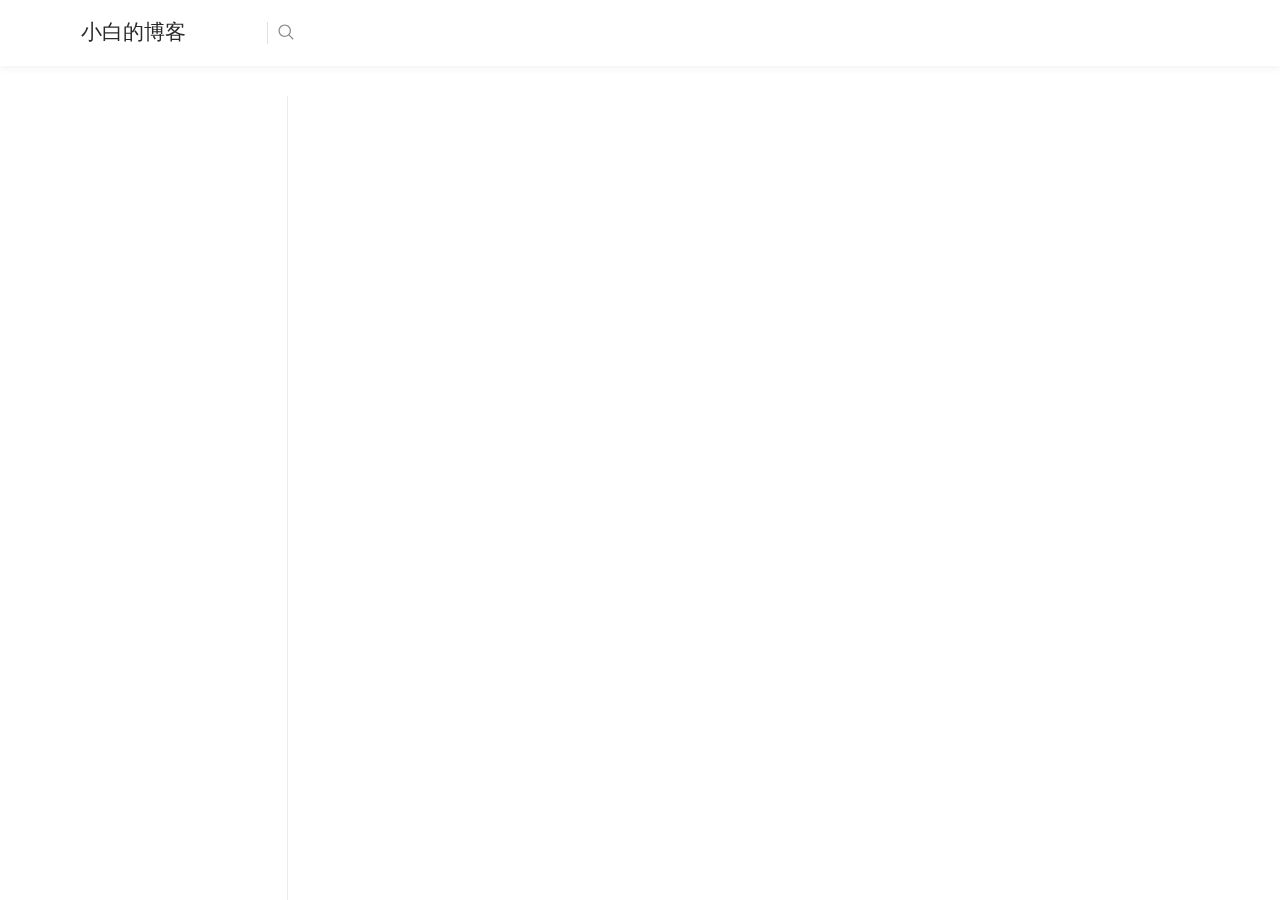
<file: guide/index.html>
<!DOCTYPE html>
<html lang="en-US">
  <head>
    <meta charset="utf-8">
    <meta name="viewport" content="width=device-width, user-scalable=no, initial-scale=1.0, maximum-scale=1.0, minimum-scale=1.0">
    <title>小白的博客</title>
    <meta name="description" content="">
    <meta name="generator" content="VuePress 1.8.2">
    
    <meta name="description" content="Just playing around">
    <link rel="preload" href="/assets/css/0.styles.0fb95d8c.css" as="style"><link rel="preload" href="/assets/js/app.f9ea9351.js" as="script"><link rel="preload" href="/assets/js/2.319cdf4d.js" as="script"><link rel="preload" href="/assets/js/9.91be638b.js" as="script"><link rel="prefetch" href="/assets/js/10.e91ed8c9.js"><link rel="prefetch" href="/assets/js/11.4ee2e258.js"><link rel="prefetch" href="/assets/js/12.1c70850d.js"><link rel="prefetch" href="/assets/js/3.8f8e6d03.js"><link rel="prefetch" href="/assets/js/4.a00a2e04.js"><link rel="prefetch" href="/assets/js/5.4a3f58e0.js"><link rel="prefetch" href="/assets/js/6.9a037378.js"><link rel="prefetch" href="/assets/js/7.29b4374d.js"><link rel="prefetch" href="/assets/js/8.2905332a.js">
    <link rel="stylesheet" href="/assets/css/0.styles.0fb95d8c.css">
  </head>
  <body>
    <div id="app" data-server-rendered="true"><div class="theme-container"><header class="navbar"><div class="ant-row"><div class="sidebar-button"><i aria-label="icon: bars" class="anticon anticon-bars"><svg viewBox="0 0 1024 1024" focusable="false" data-icon="bars" width="1em" height="1em" fill="currentColor" aria-hidden="true"><path d="M912 192H328c-4.4 0-8 3.6-8 8v56c0 4.4 3.6 8 8 8h584c4.4 0 8-3.6 8-8v-56c0-4.4-3.6-8-8-8zm0 284H328c-4.4 0-8 3.6-8 8v56c0 4.4 3.6 8 8 8h584c4.4 0 8-3.6 8-8v-56c0-4.4-3.6-8-8-8zm0 284H328c-4.4 0-8 3.6-8 8v56c0 4.4 3.6 8 8 8h584c4.4 0 8-3.6 8-8v-56c0-4.4-3.6-8-8-8zM104 228a56 56 0 1 0 112 0 56 56 0 1 0-112 0zm0 284a56 56 0 1 0 112 0 56 56 0 1 0-112 0zm0 284a56 56 0 1 0 112 0 56 56 0 1 0-112 0z"></path></svg></i> <span></span></div> <div class="ant-col ant-col-xs-24 ant-col-sm-24 ant-col-md-6 ant-col-lg-5 ant-col-xl-5 ant-col-xxl-4"><a href="/" class="router-link-active no-logo home-link"><!----> <span class="site-name">小白的博客</span></a> <div class="search-box mobile-search"><input aria-label="Search" autocomplete="off" spellcheck="false" value=""> <!----></div></div> <div class="ant-col ant-col-xs-0 ant-col-sm-0 ant-col-md-18 ant-col-lg-19 ant-col-xl-19 ant-col-xxl-20"><div class="search-box"><input aria-label="Search" autocomplete="off" spellcheck="false" value=""> <!----></div> <!----></div></div> <!----></header> <aside class="sidebar"><!----> <ul class="sidebar-links"><li><section class="sidebar-group depth-0"><p class="sidebar-heading open"><span></span> <!----></p> <!----></section></li></ul></aside> <main class="page"> <div class="theme-antdocs-content content__default"></div> <footer class="page-edit"><!----> <!----></footer> <!----> </main> <!----></div><div class="global-ui"><div></div></div></div>
    <script src="/assets/js/app.f9ea9351.js" defer></script><script src="/assets/js/2.319cdf4d.js" defer></script><script src="/assets/js/9.91be638b.js" defer></script>
  </body>
</html>
</file>
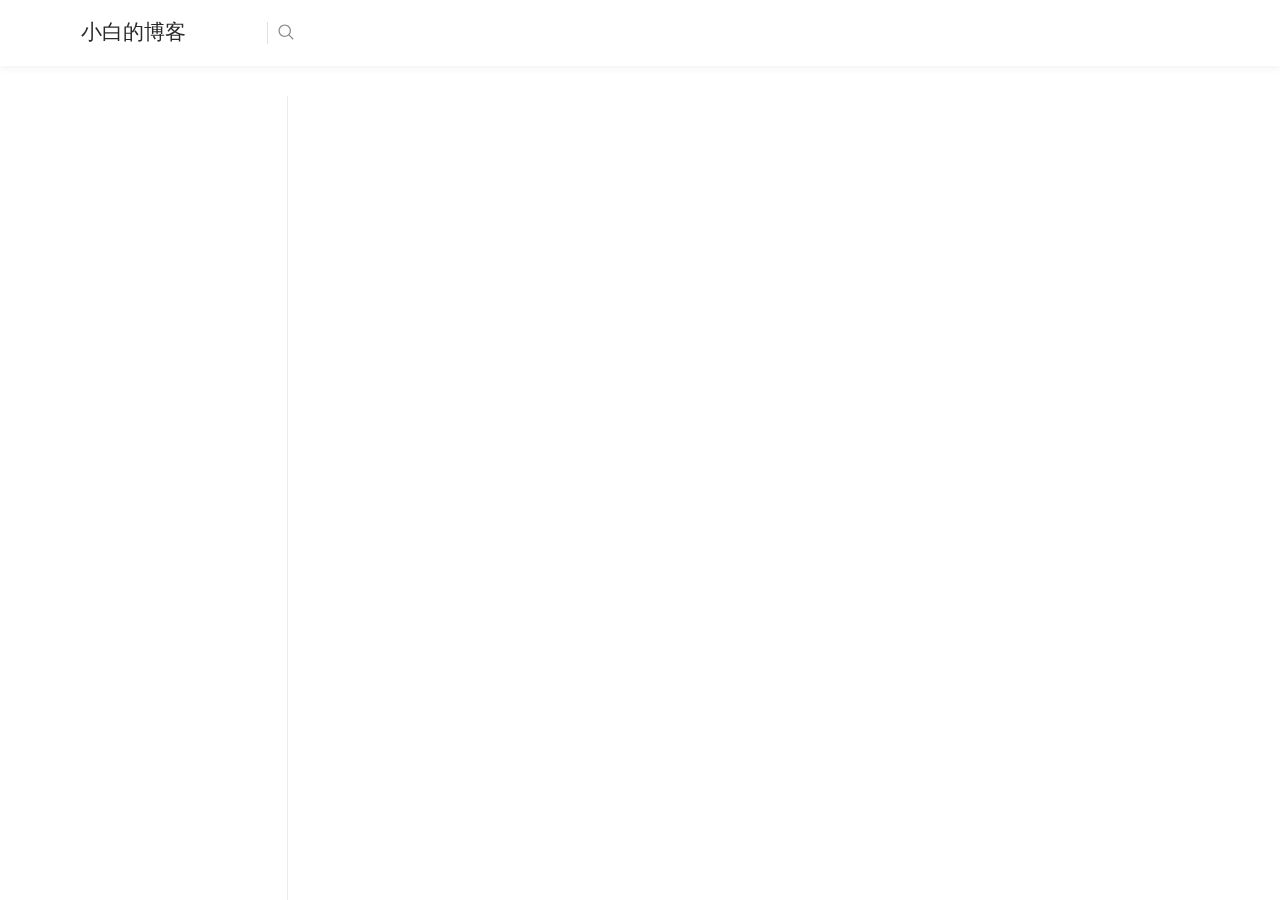
<file: config.html>
<!DOCTYPE html>
<html lang="en-US">
  <head>
    <meta charset="utf-8">
    <meta name="viewport" content="width=device-width, user-scalable=no, initial-scale=1.0, maximum-scale=1.0, minimum-scale=1.0">
    <title>小白的博客</title>
    <meta name="description" content="">
    <meta name="generator" content="VuePress 1.8.2">
    
    <meta name="description" content="Just playing around">
    <link rel="preload" href="/assets/css/0.styles.0fb95d8c.css" as="style"><link rel="preload" href="/assets/js/app.f9ea9351.js" as="script"><link rel="preload" href="/assets/js/2.319cdf4d.js" as="script"><link rel="preload" href="/assets/js/8.2905332a.js" as="script"><link rel="prefetch" href="/assets/js/10.e91ed8c9.js"><link rel="prefetch" href="/assets/js/11.4ee2e258.js"><link rel="prefetch" href="/assets/js/12.1c70850d.js"><link rel="prefetch" href="/assets/js/3.8f8e6d03.js"><link rel="prefetch" href="/assets/js/4.a00a2e04.js"><link rel="prefetch" href="/assets/js/5.4a3f58e0.js"><link rel="prefetch" href="/assets/js/6.9a037378.js"><link rel="prefetch" href="/assets/js/7.29b4374d.js"><link rel="prefetch" href="/assets/js/9.91be638b.js">
    <link rel="stylesheet" href="/assets/css/0.styles.0fb95d8c.css">
  </head>
  <body>
    <div id="app" data-server-rendered="true"><div class="theme-container"><header class="navbar"><div class="ant-row"><div class="sidebar-button"><i aria-label="icon: bars" class="anticon anticon-bars"><svg viewBox="0 0 1024 1024" focusable="false" data-icon="bars" width="1em" height="1em" fill="currentColor" aria-hidden="true"><path d="M912 192H328c-4.4 0-8 3.6-8 8v56c0 4.4 3.6 8 8 8h584c4.4 0 8-3.6 8-8v-56c0-4.4-3.6-8-8-8zm0 284H328c-4.4 0-8 3.6-8 8v56c0 4.4 3.6 8 8 8h584c4.4 0 8-3.6 8-8v-56c0-4.4-3.6-8-8-8zm0 284H328c-4.4 0-8 3.6-8 8v56c0 4.4 3.6 8 8 8h584c4.4 0 8-3.6 8-8v-56c0-4.4-3.6-8-8-8zM104 228a56 56 0 1 0 112 0 56 56 0 1 0-112 0zm0 284a56 56 0 1 0 112 0 56 56 0 1 0-112 0zm0 284a56 56 0 1 0 112 0 56 56 0 1 0-112 0z"></path></svg></i> <span></span></div> <div class="ant-col ant-col-xs-24 ant-col-sm-24 ant-col-md-6 ant-col-lg-5 ant-col-xl-5 ant-col-xxl-4"><a href="/" class="router-link-active no-logo home-link"><!----> <span class="site-name">小白的博客</span></a> <div class="search-box mobile-search"><input aria-label="Search" autocomplete="off" spellcheck="false" value=""> <!----></div></div> <div class="ant-col ant-col-xs-0 ant-col-sm-0 ant-col-md-18 ant-col-lg-19 ant-col-xl-19 ant-col-xxl-20"><div class="search-box"><input aria-label="Search" autocomplete="off" spellcheck="false" value=""> <!----></div> <!----></div></div> <!----></header> <aside class="sidebar"><!----> <ul class="sidebar-links"><li><section class="sidebar-group depth-0"><p class="sidebar-heading open"><span></span> <!----></p> <!----></section></li></ul></aside> <main class="page"> <div class="theme-antdocs-content content__default"></div> <footer class="page-edit"><!----> <!----></footer> <!----> </main> <!----></div><div class="global-ui"><div></div></div></div>
    <script src="/assets/js/app.f9ea9351.js" defer></script><script src="/assets/js/2.319cdf4d.js" defer></script><script src="/assets/js/8.2905332a.js" defer></script>
  </body>
</html>
</file>
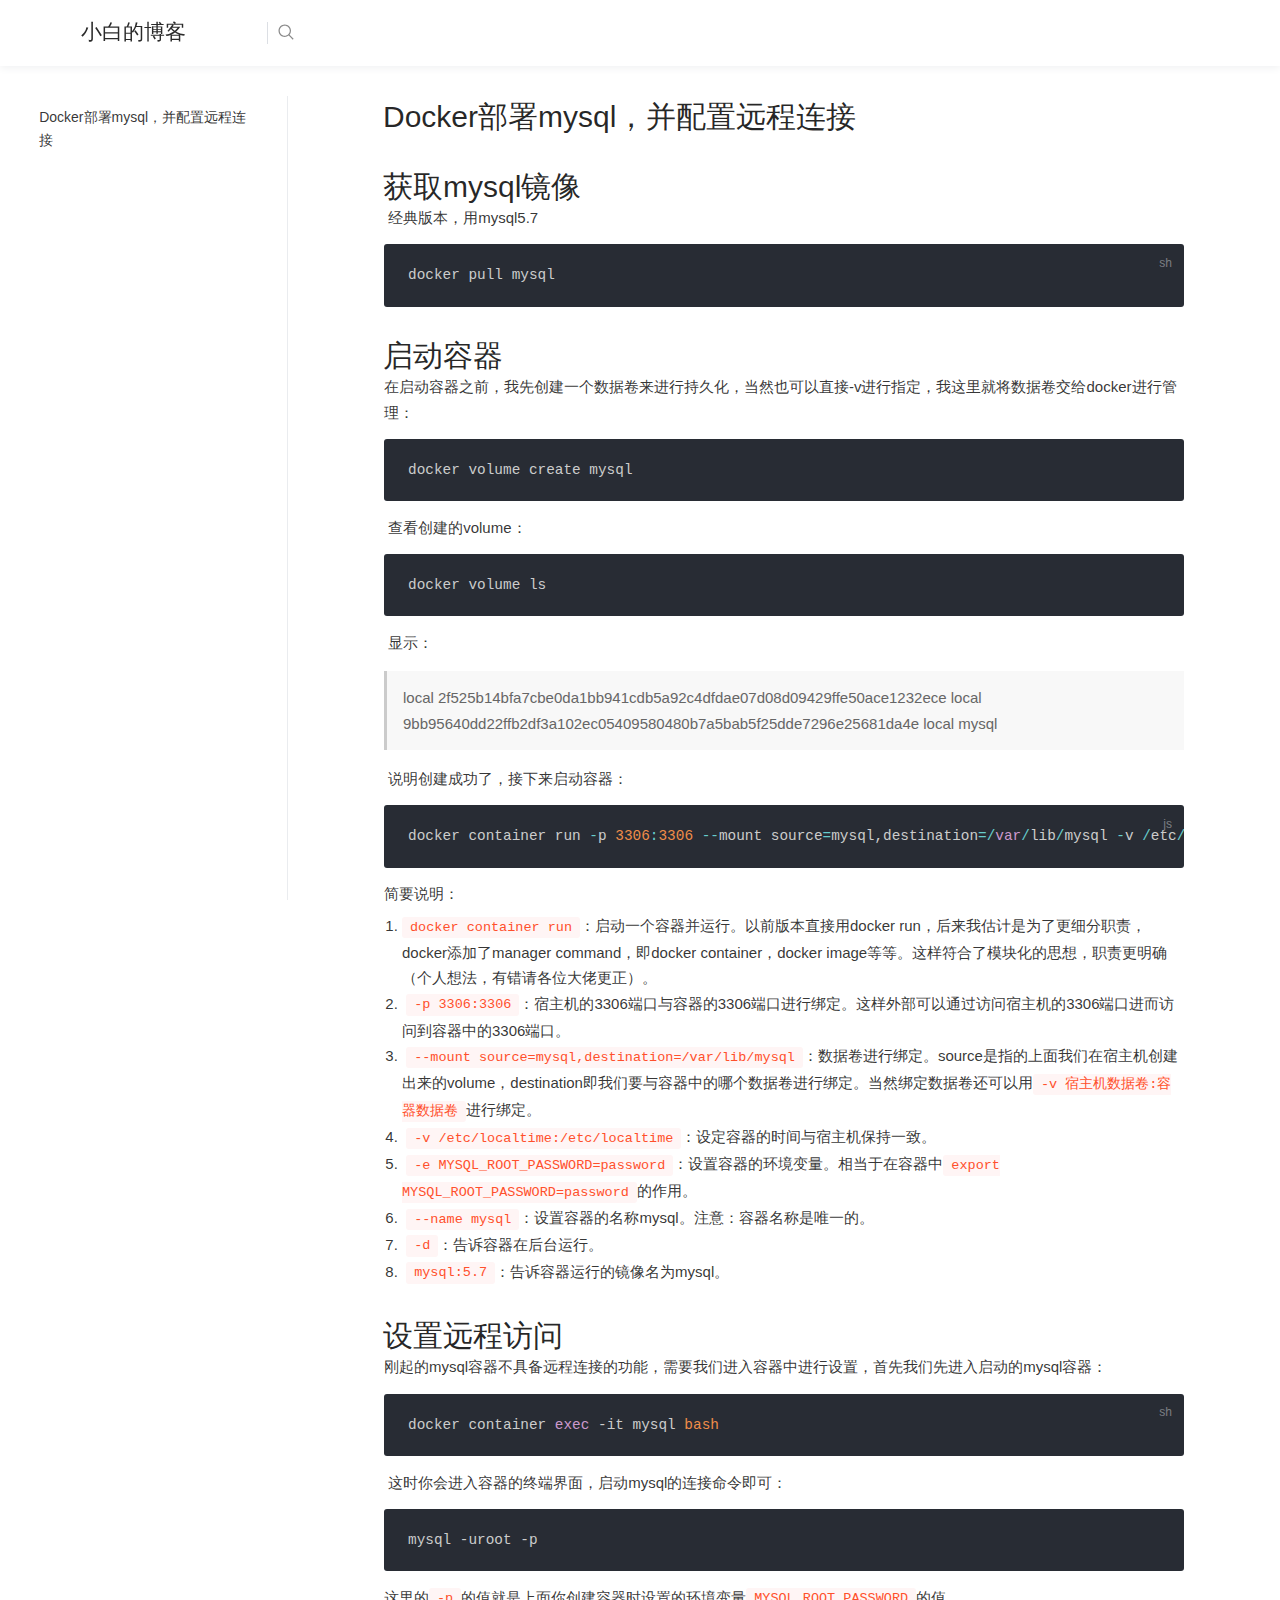
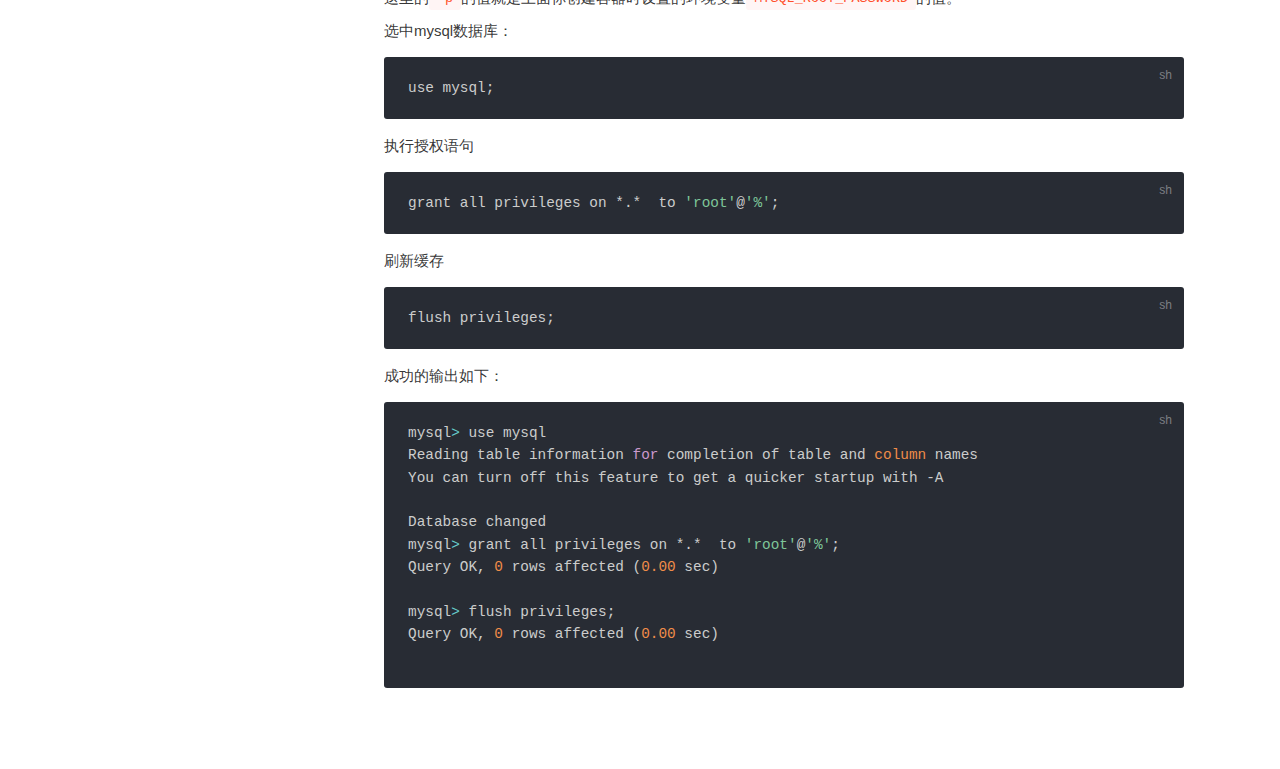
<file: Docker部署mysql.html>
<!DOCTYPE html>
<html lang="en-US">
  <head>
    <meta charset="utf-8">
    <meta name="viewport" content="width=device-width, user-scalable=no, initial-scale=1.0, maximum-scale=1.0, minimum-scale=1.0">
    <title>Docker部署mysql，并配置远程连接 | 小白的博客</title>
    <meta name="description" content="">
    <meta name="generator" content="VuePress 1.8.2">
    
    <meta name="description" content="Just playing around">
    <link rel="preload" href="/assets/css/0.styles.0fb95d8c.css" as="style"><link rel="preload" href="/assets/js/app.f9ea9351.js" as="script"><link rel="preload" href="/assets/js/2.319cdf4d.js" as="script"><link rel="preload" href="/assets/js/5.4a3f58e0.js" as="script"><link rel="prefetch" href="/assets/js/10.e91ed8c9.js"><link rel="prefetch" href="/assets/js/11.4ee2e258.js"><link rel="prefetch" href="/assets/js/12.1c70850d.js"><link rel="prefetch" href="/assets/js/3.8f8e6d03.js"><link rel="prefetch" href="/assets/js/4.a00a2e04.js"><link rel="prefetch" href="/assets/js/6.9a037378.js"><link rel="prefetch" href="/assets/js/7.29b4374d.js"><link rel="prefetch" href="/assets/js/8.2905332a.js"><link rel="prefetch" href="/assets/js/9.91be638b.js">
    <link rel="stylesheet" href="/assets/css/0.styles.0fb95d8c.css">
  </head>
  <body>
    <div id="app" data-server-rendered="true"><div class="theme-container"><header class="navbar"><div class="ant-row"><div class="sidebar-button"><i aria-label="icon: bars" class="anticon anticon-bars"><svg viewBox="0 0 1024 1024" focusable="false" data-icon="bars" width="1em" height="1em" fill="currentColor" aria-hidden="true"><path d="M912 192H328c-4.4 0-8 3.6-8 8v56c0 4.4 3.6 8 8 8h584c4.4 0 8-3.6 8-8v-56c0-4.4-3.6-8-8-8zm0 284H328c-4.4 0-8 3.6-8 8v56c0 4.4 3.6 8 8 8h584c4.4 0 8-3.6 8-8v-56c0-4.4-3.6-8-8-8zm0 284H328c-4.4 0-8 3.6-8 8v56c0 4.4 3.6 8 8 8h584c4.4 0 8-3.6 8-8v-56c0-4.4-3.6-8-8-8zM104 228a56 56 0 1 0 112 0 56 56 0 1 0-112 0zm0 284a56 56 0 1 0 112 0 56 56 0 1 0-112 0zm0 284a56 56 0 1 0 112 0 56 56 0 1 0-112 0z"></path></svg></i> <span></span></div> <div class="ant-col ant-col-xs-24 ant-col-sm-24 ant-col-md-6 ant-col-lg-5 ant-col-xl-5 ant-col-xxl-4"><a href="/" class="router-link-active no-logo home-link"><!----> <span class="site-name">小白的博客</span></a> <div class="search-box mobile-search"><input aria-label="Search" autocomplete="off" spellcheck="false" value=""> <!----></div></div> <div class="ant-col ant-col-xs-0 ant-col-sm-0 ant-col-md-18 ant-col-lg-19 ant-col-xl-19 ant-col-xxl-20"><div class="search-box"><input aria-label="Search" autocomplete="off" spellcheck="false" value=""> <!----></div> <!----></div></div> <!----></header> <aside class="sidebar"><!----> <ul class="sidebar-links"><li><section class="sidebar-group depth-0"><p class="sidebar-heading open"><span>Docker部署mysql，并配置远程连接</span> <!----></p> <!----></section></li></ul></aside> <main class="page"> <div class="theme-antdocs-content content__default"><h1 id="docker部署mysql-并配置远程连接"><a href="#docker部署mysql-并配置远程连接" class="header-anchor">#</a> Docker部署mysql，并配置远程连接</h1> <h1 id="获取mysql镜像"><a href="#获取mysql镜像" class="header-anchor">#</a> 获取mysql镜像</h1> <p>​    经典版本，用mysql5.7</p> <div class="language-sh extra-class"><pre class="language-sh"><code>docker pull mysql
</code></pre></div><h1 id="启动容器"><a href="#启动容器" class="header-anchor">#</a> 启动容器</h1> <p>在启动容器之前，我先创建一个数据卷来进行持久化，当然也可以直接-v进行指定，我这里就将数据卷交给docker进行管理：</p> <div class="language-undefined extra-class"><pre class="language-text"><code>docker volume create mysql
</code></pre></div><p>​    查看创建的volume：</p> <div class="language-undefined extra-class"><pre class="language-text"><code>docker volume ls
</code></pre></div><p>​    显示：</p> <blockquote><p>local               2f525b14bfa7cbe0da1bb941cdb5a92c4dfdae07d08d09429ffe50ace1232ece
local               9bb95640dd22ffb2df3a102ec05409580480b7a5bab5f25dde7296e25681da4e
local               mysql</p></blockquote> <p>​    说明创建成功了，接下来启动容器：</p> <div class="language-jsx extra-class"><pre class="language-jsx"><code>docker container run <span class="token operator">-</span>p <span class="token number">3306</span><span class="token operator">:</span><span class="token number">3306</span> <span class="token operator">--</span>mount source<span class="token operator">=</span>mysql<span class="token punctuation">,</span>destination<span class="token operator">=</span><span class="token operator">/</span><span class="token keyword">var</span><span class="token operator">/</span>lib<span class="token operator">/</span>mysql <span class="token operator">-</span>v <span class="token operator">/</span>etc<span class="token operator">/</span>localtime<span class="token operator">:</span><span class="token operator">/</span>etc<span class="token operator">/</span>localtime <span class="token operator">-</span>e <span class="token constant">MYSQL_ROOT_PASSWORD</span><span class="token operator">=</span>password <span class="token operator">--</span>name mysql <span class="token operator">-</span>d mysql<span class="token operator">:</span><span class="token number">5.7</span>
</code></pre></div><p>简要说明：</p> <ol><li><code>docker container run</code>：启动一个容器并运行。以前版本直接用docker run，后来我估计是为了更细分职责，docker添加了manager command，即docker container，docker image等等。这样符合了模块化的思想，职责更明确（个人想法，有错请各位大佬更正）。</li> <li>​     <code>-p 3306:3306</code>：宿主机的3306端口与容器的3306端口进行绑定。这样外部可以通过访问宿主机的3306端口进而访问到容器中的3306端口。</li> <li>​     <code>--mount source=mysql,destination=/var/lib/mysql</code>：数据卷进行绑定。source是指的上面我们在宿主机创建出来的volume，destination即我们要与容器中的哪个数据卷进行绑定。当然绑定数据卷还可以用<code>-v 宿主机数据卷:容器数据卷</code>进行绑定。</li> <li>​     <code>-v /etc/localtime:/etc/localtime</code>：设定容器的时间与宿主机保持一致。</li> <li>​     <code>-e MYSQL_ROOT_PASSWORD=password</code>：设置容器的环境变量。相当于在容器中<code>export MYSQL_ROOT_PASSWORD=password</code>的作用。</li> <li>​    <code>--name mysql</code>：设置容器的名称mysql。注意：容器名称是唯一的。</li> <li>​     <code>-d</code>：告诉容器在后台运行。</li> <li>​     <code>mysql:5.7</code>：告诉容器运行的镜像名为mysql。</li></ol> <h1 id="设置远程访问"><a href="#设置远程访问" class="header-anchor">#</a> 设置远程访问</h1> <p>刚起的mysql容器不具备远程连接的功能，需要我们进入容器中进行设置，首先我们先进入启动的mysql容器：</p> <div class="language-bash extra-class"><pre class="language-bash"><code>docker container <span class="token builtin class-name">exec</span> -it mysql <span class="token function">bash</span>
</code></pre></div><p>​    这时你会进入容器的终端界面，启动mysql的连接命令即可：</p> <div class="language-undefined extra-class"><pre class="language-text"><code>mysql -uroot -p
</code></pre></div><p>这里的<code>-p</code>的值就是上面你创建容器时设置的环境变量<code>MYSQL_ROOT_PASSWORD</code>的值。</p> <p>选中mysql数据库：</p> <div class="language-shell extra-class"><pre class="language-shell"><code>use mysql<span class="token punctuation">;</span>
</code></pre></div><p>执行授权语句</p> <div class="language-shell extra-class"><pre class="language-shell"><code>grant all privileges on *.*  to <span class="token string">'root'</span>@<span class="token string">'%'</span><span class="token punctuation">;</span>
</code></pre></div><p>刷新缓存</p> <div class="language-shell extra-class"><pre class="language-shell"><code>flush privileges<span class="token punctuation">;</span>
</code></pre></div><p>成功的输出如下：</p> <div class="language-shell extra-class"><pre class="language-shell"><code>mysql<span class="token operator">&gt;</span> use mysql
Reading table information <span class="token keyword">for</span> completion of table and <span class="token function">column</span> names
You can turn off this feature to get a quicker startup with -A

Database changed
mysql<span class="token operator">&gt;</span> grant all privileges on *.*  to <span class="token string">'root'</span>@<span class="token string">'%'</span><span class="token punctuation">;</span>
Query OK, <span class="token number">0</span> rows affected <span class="token punctuation">(</span><span class="token number">0.00</span> sec<span class="token punctuation">)</span>

mysql<span class="token operator">&gt;</span> flush privileges<span class="token punctuation">;</span>
Query OK, <span class="token number">0</span> rows affected <span class="token punctuation">(</span><span class="token number">0.00</span> sec<span class="token punctuation">)</span>

</code></pre></div><Valine></Valine></div> <footer class="page-edit"><!----> <!----></footer> <!----> </main> <!----></div><div class="global-ui"><div></div></div></div>
    <script src="/assets/js/app.f9ea9351.js" defer></script><script src="/assets/js/2.319cdf4d.js" defer></script><script src="/assets/js/5.4a3f58e0.js" defer></script>
  </body>
</html>
</file>
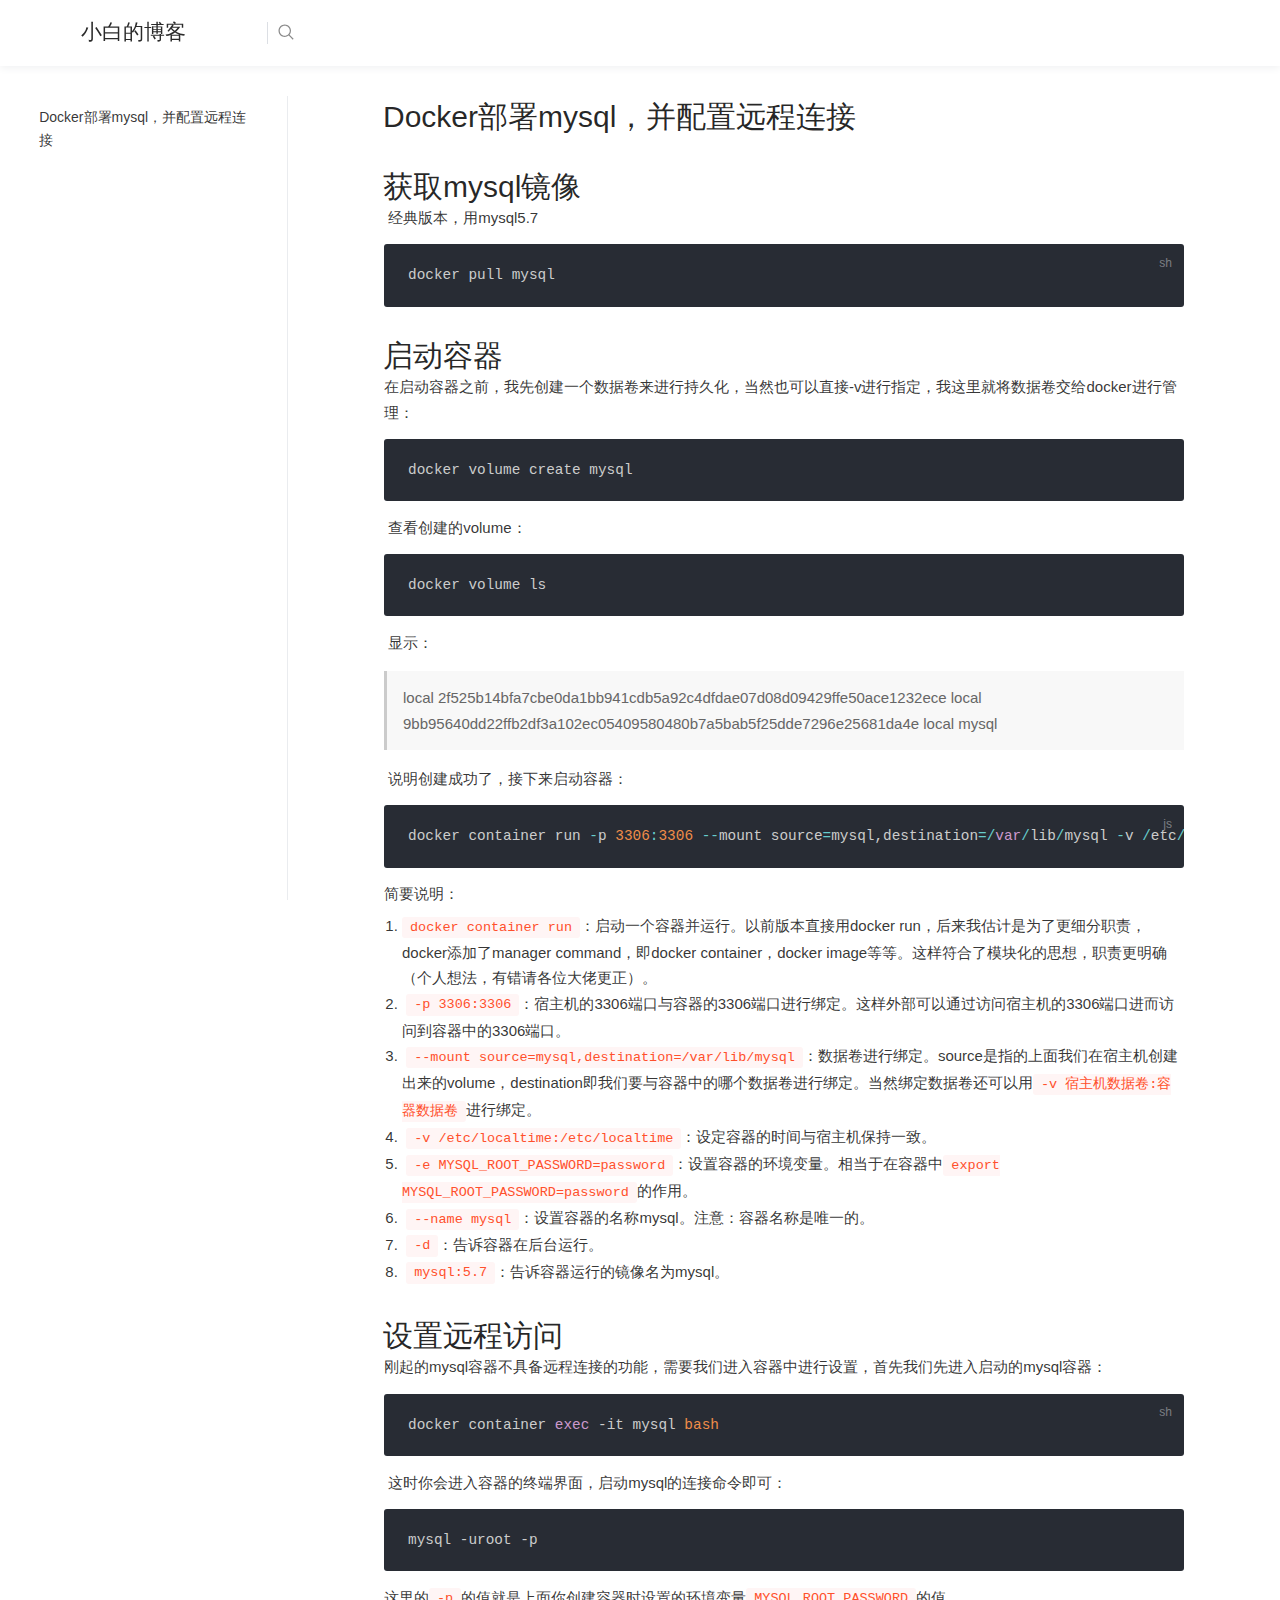
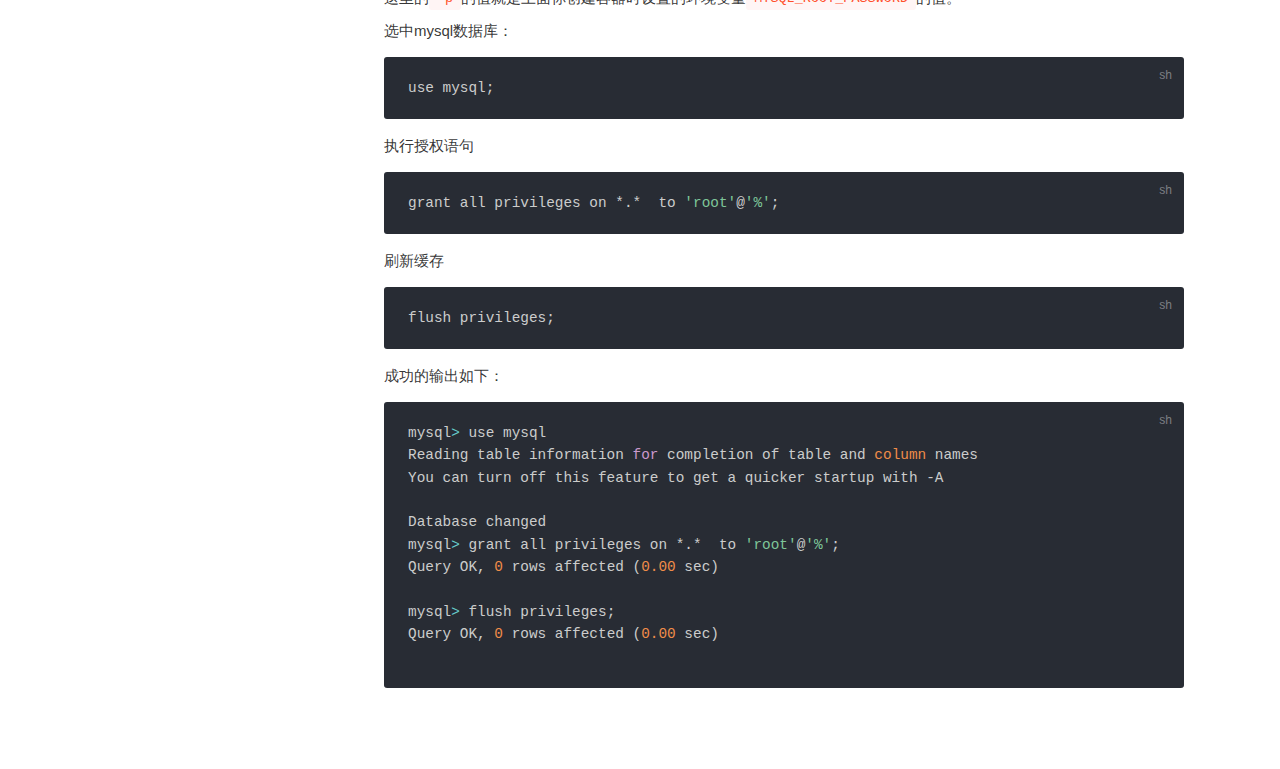
<file: abc/1.html>
<!DOCTYPE html>
<html lang="en-US">
  <head>
    <meta charset="utf-8">
    <meta name="viewport" content="width=device-width, user-scalable=no, initial-scale=1.0, maximum-scale=1.0, minimum-scale=1.0">
    <title>Docker部署mysql，并配置远程连接 | 小白的博客</title>
    <meta name="description" content="">
    <meta name="generator" content="VuePress 1.8.2">
    
    <meta name="description" content="Just playing around">
    <link rel="preload" href="/assets/css/0.styles.0fb95d8c.css" as="style"><link rel="preload" href="/assets/js/app.f9ea9351.js" as="script"><link rel="preload" href="/assets/js/2.319cdf4d.js" as="script"><link rel="preload" href="/assets/js/7.29b4374d.js" as="script"><link rel="prefetch" href="/assets/js/10.e91ed8c9.js"><link rel="prefetch" href="/assets/js/11.4ee2e258.js"><link rel="prefetch" href="/assets/js/12.1c70850d.js"><link rel="prefetch" href="/assets/js/3.8f8e6d03.js"><link rel="prefetch" href="/assets/js/4.a00a2e04.js"><link rel="prefetch" href="/assets/js/5.4a3f58e0.js"><link rel="prefetch" href="/assets/js/6.9a037378.js"><link rel="prefetch" href="/assets/js/8.2905332a.js"><link rel="prefetch" href="/assets/js/9.91be638b.js">
    <link rel="stylesheet" href="/assets/css/0.styles.0fb95d8c.css">
  </head>
  <body>
    <div id="app" data-server-rendered="true"><div class="theme-container"><header class="navbar"><div class="ant-row"><div class="sidebar-button"><i aria-label="icon: bars" class="anticon anticon-bars"><svg viewBox="0 0 1024 1024" focusable="false" data-icon="bars" width="1em" height="1em" fill="currentColor" aria-hidden="true"><path d="M912 192H328c-4.4 0-8 3.6-8 8v56c0 4.4 3.6 8 8 8h584c4.4 0 8-3.6 8-8v-56c0-4.4-3.6-8-8-8zm0 284H328c-4.4 0-8 3.6-8 8v56c0 4.4 3.6 8 8 8h584c4.4 0 8-3.6 8-8v-56c0-4.4-3.6-8-8-8zm0 284H328c-4.4 0-8 3.6-8 8v56c0 4.4 3.6 8 8 8h584c4.4 0 8-3.6 8-8v-56c0-4.4-3.6-8-8-8zM104 228a56 56 0 1 0 112 0 56 56 0 1 0-112 0zm0 284a56 56 0 1 0 112 0 56 56 0 1 0-112 0zm0 284a56 56 0 1 0 112 0 56 56 0 1 0-112 0z"></path></svg></i> <span></span></div> <div class="ant-col ant-col-xs-24 ant-col-sm-24 ant-col-md-6 ant-col-lg-5 ant-col-xl-5 ant-col-xxl-4"><a href="/" class="router-link-active no-logo home-link"><!----> <span class="site-name">小白的博客</span></a> <div class="search-box mobile-search"><input aria-label="Search" autocomplete="off" spellcheck="false" value=""> <!----></div></div> <div class="ant-col ant-col-xs-0 ant-col-sm-0 ant-col-md-18 ant-col-lg-19 ant-col-xl-19 ant-col-xxl-20"><div class="search-box"><input aria-label="Search" autocomplete="off" spellcheck="false" value=""> <!----></div> <!----></div></div> <!----></header> <aside class="sidebar"><!----> <ul class="sidebar-links"><li><section class="sidebar-group depth-0"><p class="sidebar-heading open"><span>Docker部署mysql，并配置远程连接</span> <!----></p> <!----></section></li></ul></aside> <main class="page"> <div class="theme-antdocs-content content__default"><h1 id="docker部署mysql-并配置远程连接"><a href="#docker部署mysql-并配置远程连接" class="header-anchor">#</a> Docker部署mysql，并配置远程连接</h1> <h1 id="获取mysql镜像"><a href="#获取mysql镜像" class="header-anchor">#</a> 获取mysql镜像</h1> <p>​    经典版本，用mysql5.7</p> <div class="language-sh extra-class"><pre class="language-sh"><code>docker pull mysql
</code></pre></div><h1 id="启动容器"><a href="#启动容器" class="header-anchor">#</a> 启动容器</h1> <p>在启动容器之前，我先创建一个数据卷来进行持久化，当然也可以直接-v进行指定，我这里就将数据卷交给docker进行管理：</p> <div class="language-undefined extra-class"><pre class="language-text"><code>docker volume create mysql
</code></pre></div><p>​    查看创建的volume：</p> <div class="language-undefined extra-class"><pre class="language-text"><code>docker volume ls
</code></pre></div><p>​    显示：</p> <blockquote><p>local               2f525b14bfa7cbe0da1bb941cdb5a92c4dfdae07d08d09429ffe50ace1232ece
local               9bb95640dd22ffb2df3a102ec05409580480b7a5bab5f25dde7296e25681da4e
local               mysql</p></blockquote> <p>​    说明创建成功了，接下来启动容器：</p> <div class="language-jsx extra-class"><pre class="language-jsx"><code>docker container run <span class="token operator">-</span>p <span class="token number">3306</span><span class="token operator">:</span><span class="token number">3306</span> <span class="token operator">--</span>mount source<span class="token operator">=</span>mysql<span class="token punctuation">,</span>destination<span class="token operator">=</span><span class="token operator">/</span><span class="token keyword">var</span><span class="token operator">/</span>lib<span class="token operator">/</span>mysql <span class="token operator">-</span>v <span class="token operator">/</span>etc<span class="token operator">/</span>localtime<span class="token operator">:</span><span class="token operator">/</span>etc<span class="token operator">/</span>localtime <span class="token operator">-</span>e <span class="token constant">MYSQL_ROOT_PASSWORD</span><span class="token operator">=</span>password <span class="token operator">--</span>name mysql <span class="token operator">-</span>d mysql<span class="token operator">:</span><span class="token number">5.7</span>
</code></pre></div><p>简要说明：</p> <ol><li><code>docker container run</code>：启动一个容器并运行。以前版本直接用docker run，后来我估计是为了更细分职责，docker添加了manager command，即docker container，docker image等等。这样符合了模块化的思想，职责更明确（个人想法，有错请各位大佬更正）。</li> <li>​     <code>-p 3306:3306</code>：宿主机的3306端口与容器的3306端口进行绑定。这样外部可以通过访问宿主机的3306端口进而访问到容器中的3306端口。</li> <li>​     <code>--mount source=mysql,destination=/var/lib/mysql</code>：数据卷进行绑定。source是指的上面我们在宿主机创建出来的volume，destination即我们要与容器中的哪个数据卷进行绑定。当然绑定数据卷还可以用<code>-v 宿主机数据卷:容器数据卷</code>进行绑定。</li> <li>​     <code>-v /etc/localtime:/etc/localtime</code>：设定容器的时间与宿主机保持一致。</li> <li>​     <code>-e MYSQL_ROOT_PASSWORD=password</code>：设置容器的环境变量。相当于在容器中<code>export MYSQL_ROOT_PASSWORD=password</code>的作用。</li> <li>​    <code>--name mysql</code>：设置容器的名称mysql。注意：容器名称是唯一的。</li> <li>​     <code>-d</code>：告诉容器在后台运行。</li> <li>​     <code>mysql:5.7</code>：告诉容器运行的镜像名为mysql。</li></ol> <h1 id="设置远程访问"><a href="#设置远程访问" class="header-anchor">#</a> 设置远程访问</h1> <p>刚起的mysql容器不具备远程连接的功能，需要我们进入容器中进行设置，首先我们先进入启动的mysql容器：</p> <div class="language-bash extra-class"><pre class="language-bash"><code>docker container <span class="token builtin class-name">exec</span> -it mysql <span class="token function">bash</span>
</code></pre></div><p>​    这时你会进入容器的终端界面，启动mysql的连接命令即可：</p> <div class="language-undefined extra-class"><pre class="language-text"><code>mysql -uroot -p
</code></pre></div><p>这里的<code>-p</code>的值就是上面你创建容器时设置的环境变量<code>MYSQL_ROOT_PASSWORD</code>的值。</p> <p>选中mysql数据库：</p> <div class="language-shell extra-class"><pre class="language-shell"><code>use mysql<span class="token punctuation">;</span>
</code></pre></div><p>执行授权语句</p> <div class="language-shell extra-class"><pre class="language-shell"><code>grant all privileges on *.*  to <span class="token string">'root'</span>@<span class="token string">'%'</span><span class="token punctuation">;</span>
</code></pre></div><p>刷新缓存</p> <div class="language-shell extra-class"><pre class="language-shell"><code>flush privileges<span class="token punctuation">;</span>
</code></pre></div><p>成功的输出如下：</p> <div class="language-shell extra-class"><pre class="language-shell"><code>mysql<span class="token operator">&gt;</span> use mysql
Reading table information <span class="token keyword">for</span> completion of table and <span class="token function">column</span> names
You can turn off this feature to get a quicker startup with -A

Database changed
mysql<span class="token operator">&gt;</span> grant all privileges on *.*  to <span class="token string">'root'</span>@<span class="token string">'%'</span><span class="token punctuation">;</span>
Query OK, <span class="token number">0</span> rows affected <span class="token punctuation">(</span><span class="token number">0.00</span> sec<span class="token punctuation">)</span>

mysql<span class="token operator">&gt;</span> flush privileges<span class="token punctuation">;</span>
Query OK, <span class="token number">0</span> rows affected <span class="token punctuation">(</span><span class="token number">0.00</span> sec<span class="token punctuation">)</span>

</code></pre></div><Valine></Valine></div> <footer class="page-edit"><!----> <!----></footer> <!----> </main> <!----></div><div class="global-ui"><div></div></div></div>
    <script src="/assets/js/app.f9ea9351.js" defer></script><script src="/assets/js/2.319cdf4d.js" defer></script><script src="/assets/js/7.29b4374d.js" defer></script>
  </body>
</html>
</file>
